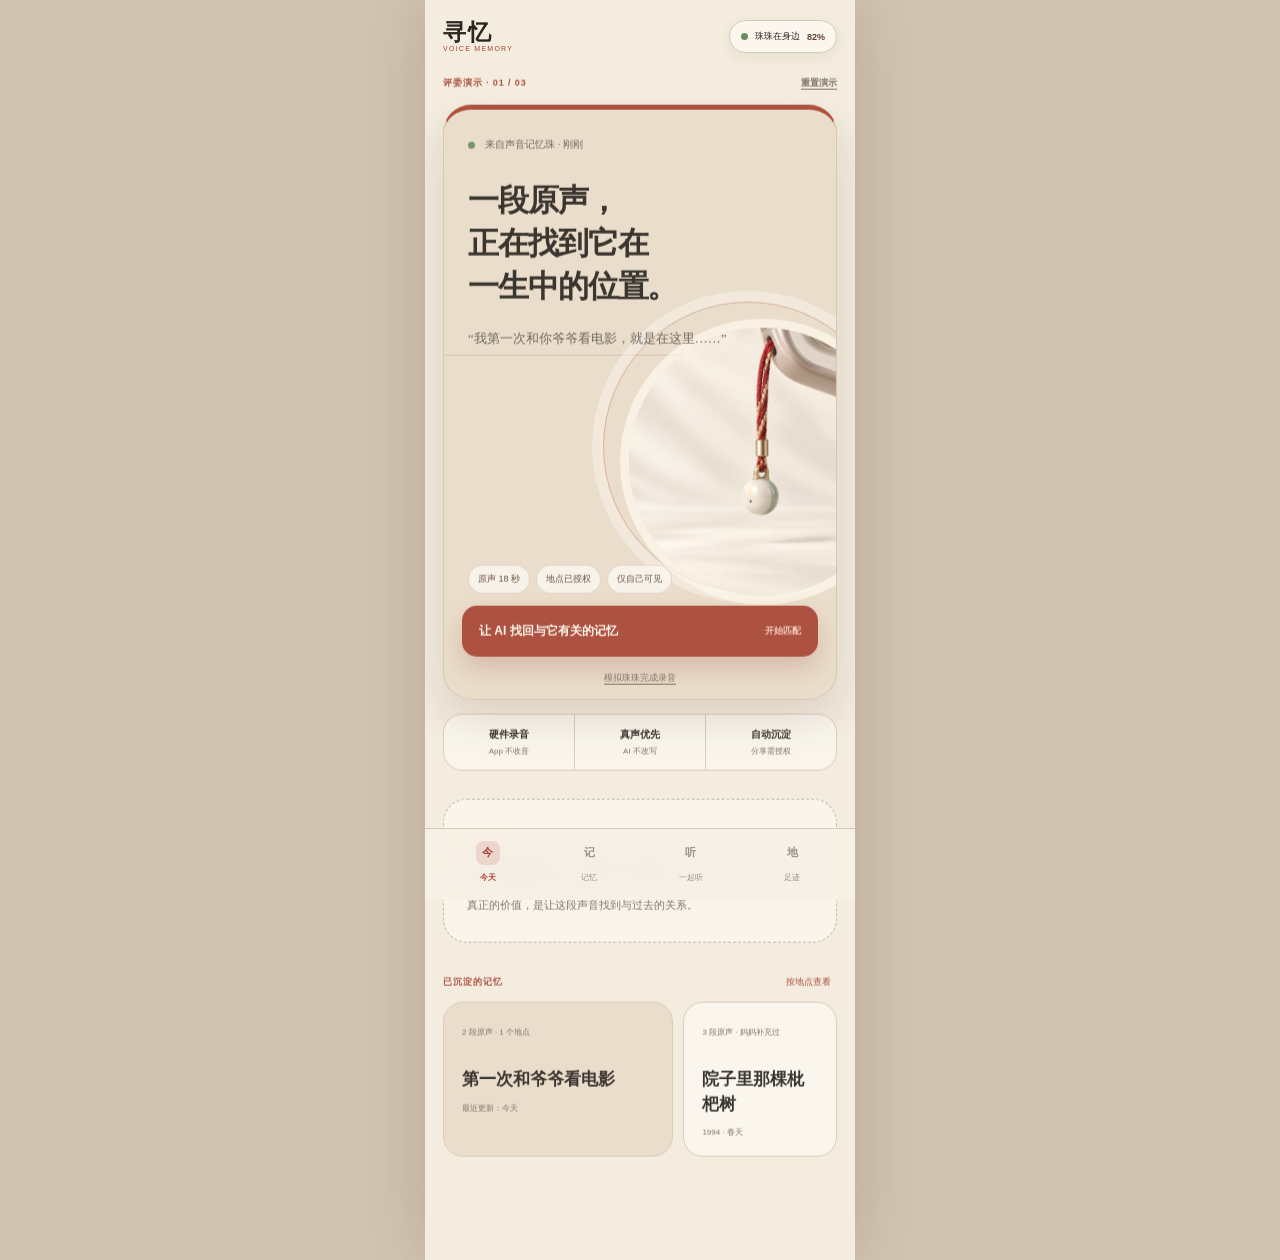
<file: index.html>
<!doctype html>
<html lang="zh-CN">
<head>
  <meta charset="UTF-8" />
  <meta name="viewport" content="width=device-width,initial-scale=1" />
  <meta http-equiv="refresh" content="0; url=./寻忆-demo/" />
  <title>寻忆｜声音记忆 Demo</title>
</head>
<body>
  <p>正在进入 <a href="./寻忆-demo/">寻忆声音记忆 Demo</a>…</p>
</body>
</html>
</file>
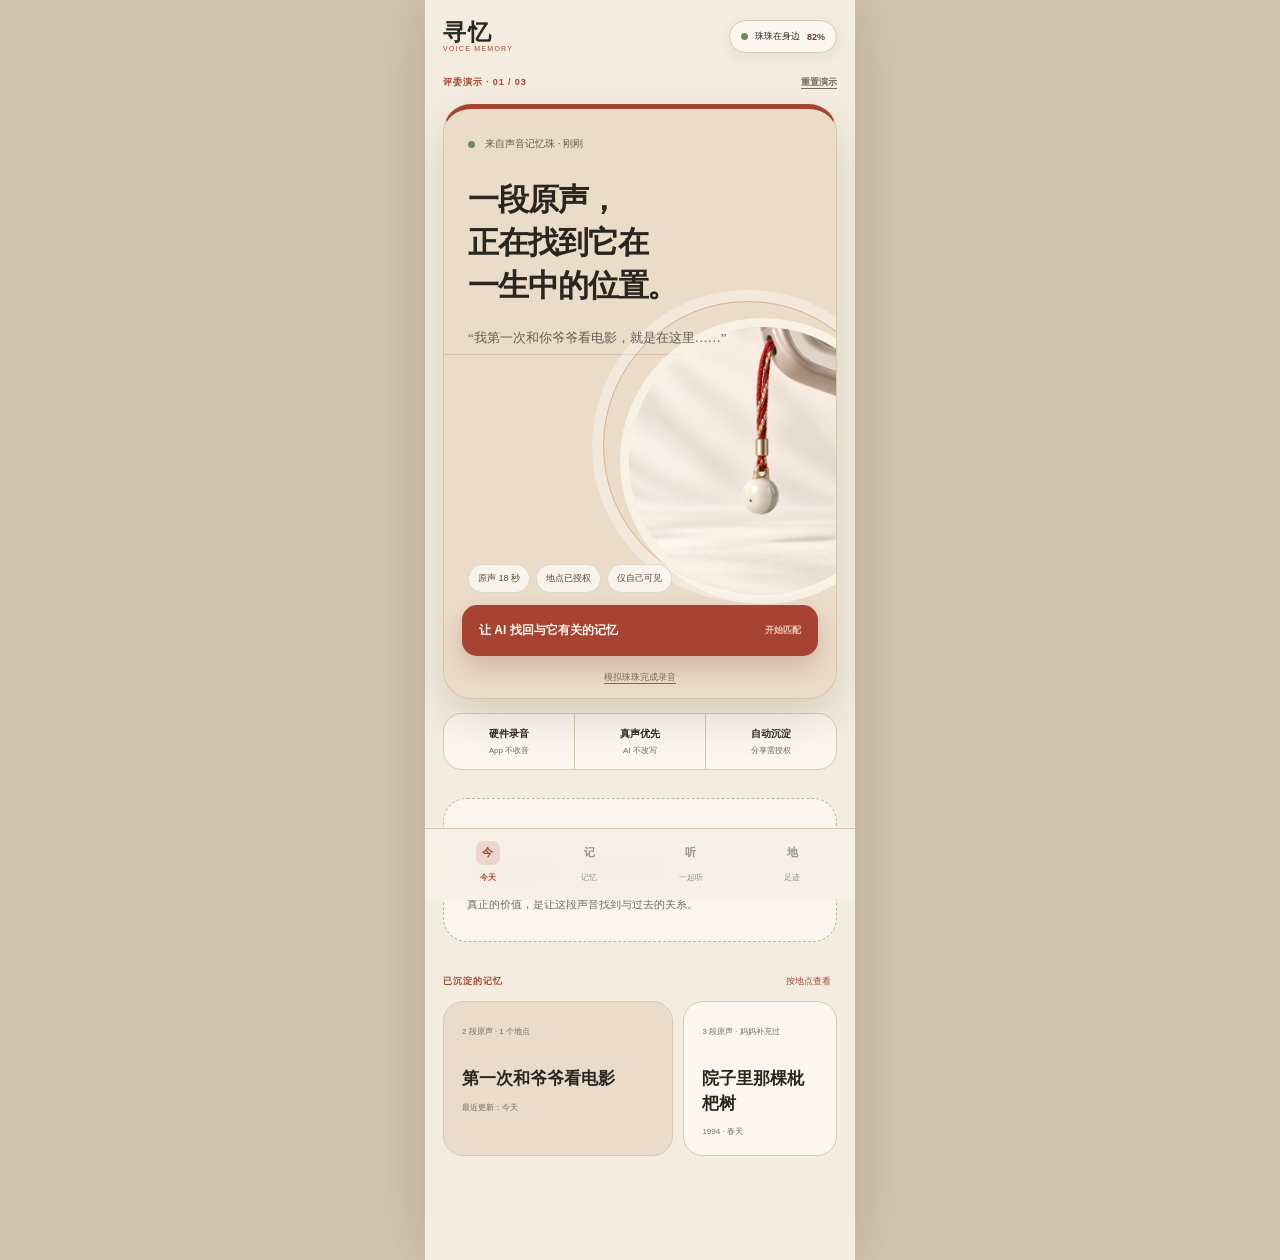
<file: 寻忆-demo/index.html>
<!doctype html>
<html lang="zh-CN">
<head>
  <meta charset="UTF-8" />
  <meta name="viewport" content="width=device-width,initial-scale=1" />
  <title>寻忆｜让真声长成一生的故事</title>
  <meta name="theme-color" content="#17372f" />
  <link rel="stylesheet" href="./styles.css?v=3" />
</head>
<body>
<main class="app-shell">
  <header class="topbar">
    <button class="wordmark" data-view="home" aria-label="返回首页">
      <span>寻忆</span><small>VOICE MEMORY</small>
    </button>
    <button class="device-pill" data-view="hardware" aria-label="查看声音记忆珠">
      <i></i><span>珠珠在身边</span><b>82%</b>
    </button>
  </header>

  <section class="view active" data-view-panel="home">
    <div class="demo-ribbon">
      <span>评委演示 · 01 / 03</span>
      <button id="resetDemo">重置演示</button>
    </div>

    <section class="hero-card" id="heroCard">
      <div class="hero-copy">
        <span class="source-label"><i></i>来自声音记忆珠 · 刚刚</span>
        <h1>一段原声，<br>正在找到它在<br>一生中的位置。</h1>
        <p class="voice-preview">“我第一次和你爷爷看电影，就是在这里……”</p>
      </div>
      <div class="hero-product" aria-hidden="true">
        <span class="halo"></span>
        <img src="../assets/xunyi-bean-product.png" alt="" />
      </div>
      <div class="signal-row" aria-label="原声线索">
        <span>原声 18 秒</span><span>地点已授权</span><span>仅自己可见</span>
      </div>
      <button class="primary-action" id="receiveButton">
        <span>让 AI 找回与它有关的记忆</span><b>开始匹配</b>
      </button>
      <button class="hardware-trigger" id="hardwareDemo">模拟珠珠完成录音</button>
    </section>

    <section class="principle-strip" aria-label="产品原则">
      <div><b>硬件录音</b><span>App 不收音</span></div>
      <div><b>真声优先</b><span>AI 不改写</span></div>
      <div><b>自动沉淀</b><span>分享需授权</span></div>
    </section>

    <section class="memory-reveal" id="memoryReveal" aria-live="polite">
      <div class="reveal-waiting" id="revealWaiting">
        <span>02 / 03</span>
        <h2>记录成功 ≠ 留下记忆</h2>
        <p>真正的价值，是让这段声音找到与过去的关系。</p>
      </div>
      <div class="reveal-result" id="revealResult" hidden>
        <div class="result-head">
          <div><span>长期记忆已更新</span><h2>它不是新摘要，<br>而是旧故事的新一页。</h2></div>
          <strong id="matchScore">92%</strong>
        </div>
        <div class="growth-rail">
          <div><small>原来</small><b>1 段原声</b><span>6 月 12 日</span></div>
          <i>新增 1 段</i>
          <div class="after"><small>现在</small><b>2 段原声</b><span>今天 08:42</span></div>
        </div>
        <article class="matched-story">
          <div class="story-meta"><span>1987 · 夏天</span><b>记忆 v2</b></div>
          <h3>第一次和爷爷看电影</h3>
          <p>新原声带来了“香樟树”和“第一次”，与旧片段中的“散场下雨”相认。</p>
          <div class="evidence-tags"><span>人物：爷爷</span><span>地点：旧电影院</span><span>主题：看电影</span></div>
          <button data-view="story">查看记忆如何长出来</button>
        </article>
      </div>
    </section>

    <section class="recent-section">
      <div class="section-heading"><span>已沉淀的记忆</span><button data-view="timeline">按地点查看</button></div>
      <div class="memory-grid">
        <article class="memory-card feature" data-view="story"><small>2 段原声 · 1 个地点</small><h3>第一次和爷爷看电影</h3><p>最近更新：今天</p></article>
        <article class="memory-card"><small>3 段原声 · 妈妈补充过</small><h3>院子里那棵枇杷树</h3><p>1994 · 春天</p></article>
      </div>
    </section>
  </section>

  <section class="view" data-view-panel="story">
    <button class="back-button" data-view="home">返回今天</button>
    <header class="story-header">
      <div class="story-version"><span>记忆 v2</span><b>今天新增 1 段原声</b></div>
      <h2>那年，电影院门口有棵香樟树</h2>
      <p>由 2 次讲述慢慢拼在一起 · 年份尚未确认</p>
    </header>

    <section class="proof-summary">
      <div><b>2</b><span>段真实原声</span></div>
      <div><b>3</b><span>条可追溯线索</span></div>
      <div><b>0</b><span>项 AI 事实补写</span></div>
    </section>

    <article class="voice-card">
      <div class="voice-source"><span class="speaker">林</span><div><b>林奶奶的原声</b><small>今天 08:42 · 00:18</small></div><em>新增</em></div>
      <input id="audioProgress" type="range" min="0" max="18" value="0" aria-label="原声播放进度" />
      <div class="voice-controls"><span id="audioTime">00:00</span><button id="playEvidence">播放原声</button><span>00:18</span></div>
    </article>

    <article class="story-body">
      <span class="ai-label">AI 只整理，不代替她说</span>
      <p>那是奶奶第一次和爷爷单独去看电影。散场时下起了雨，两个人在香樟树下等了很久。后来每次经过这里，她都会想起那场雨。</p>
    </article>

    <section class="source-ledger">
      <div class="ledger-head"><span>原声证据链</span><b>每句都有来处</b></div>
      <article class="source-item current"><span>今天 08:42</span><div><b>“香樟树”“第一次看电影”</b><small>来自刚刚同步的 18 秒原声</small></div></article>
      <article class="source-item"><span>6 月 12 日</span><div><b>“散场时下起了雨”</b><small>来自上一次讲述</small></div></article>
      <article class="source-item unknown"><span>未确认</span><div><b>故事发生的准确年份</b><small>AI 保留空白，不猜测</small></div></article>
    </section>
    <button class="family-handoff" data-view="family"><span>03 / 03 · 家庭共忆</span><b>先听原声，再把一句好问题交给家人</b></button>
  </section>

  <section class="view" data-view-panel="family">
    <button class="back-button" data-view="story">返回故事</button>
    <header class="page-heading"><span>家庭共忆 · AI 不抢话</span><h2>别急着问，<br>先听她说完。</h2><p>当谈话停下来 3 秒，寻忆才递来一句可忽略的建议。</p></header>
    <article class="listening-card">
      <div class="listening-status"><span>正在听真实原声</span><b>00:12</b></div>
      <blockquote>“那场雨很大，我们就在树下面等……”</blockquote>
      <div class="pause-line"><span></span><small>停顿 3 秒，AI 再介入</small></div>
      <div class="prompt-card" id="promptCard"><small>基于“那场雨”和“散场后”</small><h3 id="promptText">“后来雨停了吗？”</h3><p>开放式 · 不预设答案 · 不判断对错</p><div><button id="nextPrompt">换一句</button><button id="usePrompt">放大给家人看</button></div></div>
    </article>
    <article class="related-memory" data-view="story"><span>本次对话使用的长期记忆</span><h3>第一次和爷爷看电影</h3><p>2 段原声 · 轻触回到证据链</p></article>
  </section>

  <section class="view" data-view-panel="timeline">
    <button class="back-button" data-view="home">返回今天</button>
    <header class="page-heading"><span>地点只是记忆索引</span><h2>有些地方，<br>一开口就是从前。</h2><p>只保留用户授权的单次地点线索，不保存完整行动轨迹。</p></header>
    <article class="memory-map" id="memoryMap"><img src="../assets/xunyi-bean-product.png" alt="寻忆珠珠" /><button class="place-pin active" data-place="cinema">旧电影院 · 2</button><button class="place-pin garden" data-place="garden">老院子 · 3</button></article>
    <article class="place-story" id="placeStory"><small>旧电影院 · 2 段原声</small><h3>第一次和爷爷看电影</h3><p>“电影院门口有一棵很大的香樟树……”</p><button data-view="story">查看证据链</button></article>
  </section>

  <section class="view" data-view-panel="hardware">
    <button class="back-button" data-view="home">返回今天</button>
    <header class="page-heading"><span>声音记忆珠</span><h2>它看起来像一件吉祥小物，<br>不像一台设备。</h2><p>单键录音、离线保存，灯光和震动让状态可感知。</p></header>
    <article class="device-card"><img src="../assets/xunyi-bean-product.png" alt="手机挂绳上的寻忆珠珠" /><div><span>已连接</span><b>待机约 7 天</b><strong>电量 82%</strong></div></article>
    <div class="settings-list"><button id="locationToggle"><span>地点线索</span><b>按次授权，不记录轨迹</b><em>开启</em></button><button><span>个人记忆空间</span><b>AI 自动沉淀，家人不会自动看见</b><em>默认</em></button><button><span>让它忘记</span><b>删除原声时，同步删除衍生记忆</b><em>管理</em></button></div>
  </section>

  <nav class="bottom-nav" aria-label="主导航">
    <button class="nav-item active" data-view="home"><b>今</b><span>今天</span></button>
    <button class="nav-item" data-view="story"><b>记</b><span>记忆</span></button>
    <button class="nav-item" data-view="family"><b>听</b><span>一起听</span></button>
    <button class="nav-item" data-view="timeline"><b>地</b><span>足迹</span></button>
  </nav>

  <div class="processing-sheet" id="processingSheet" hidden>
    <div class="processing-top"><img src="../assets/xunyi-bean-product.png" alt="寻忆珠珠" /><div><span>正在生长长期记忆</span><h2 id="processTitle">从原声中找到可靠的线索</h2></div></div>
    <ol class="process-list">
      <li data-process-step="voice"><b>保留原声</b><span>18 秒 · 今天 08:42</span></li>
      <li data-process-step="place"><b>识别地点</b><span>旧电影院 · 来自本次授权</span></li>
      <li data-process-step="person"><b>识别人物</b><span>爷爷 · 来自原声语义</span></li>
      <li data-process-step="match"><b>匹配旧记忆</b><span id="processMatch">正在搜索个人记忆空间</span></li>
    </ol>
    <div class="process-footer"><span id="processHint">原声永远是事实底座</span><b id="processPercent">18%</b></div>
  </div>
  <div class="toast" id="toast" role="status"></div>
</main>
<script src="./app.js?v=3"></script>
</body>
</html>
</file>
<file: 寻忆-demo/styles.css>
:root{--ink:#17231f;--forest:#17372f;--forest-2:#244d40;--jade:#79a58f;--paper:#f7f2e8;--card:#fffdf8;--sand:#eadcc7;--line:#ded6c8;--red:#c85f43;--gold:#b89154;--muted:#746f66;--shadow:0 20px 54px rgba(29,42,35,.14)}
*{box-sizing:border-box}html{background:#d9d1c4}body{margin:0;color:var(--ink);font-family:-apple-system,BlinkMacSystemFont,"PingFang SC","Microsoft YaHei",sans-serif;background:radial-gradient(circle at 50% -10%,#faf6ef 0,#ded5c8 58%,#cfc5b8 100%)}button{font:inherit;color:inherit;border:0;cursor:pointer}button:focus-visible,input:focus-visible{outline:3px solid #efb28e;outline-offset:3px}.app-shell{position:relative;width:min(100%,430px);min-height:100vh;margin:auto;padding:20px 18px 104px;background:var(--paper);box-shadow:0 0 80px rgba(35,42,37,.2);overflow:hidden}.topbar{position:relative;z-index:20;display:flex;align-items:center;justify-content:space-between;margin-bottom:18px}.wordmark{display:grid;gap:1px;padding:0;background:transparent;text-align:left}.wordmark span{font:700 23px/1 "Songti SC","STSong",serif;letter-spacing:.08em}.wordmark small{color:var(--red);font-size:7px;letter-spacing:.18em}.device-pill{display:flex;align-items:center;gap:7px;padding:9px 11px;border:1px solid rgba(23,55,47,.14);border-radius:99px;background:rgba(255,253,248,.78);box-shadow:0 5px 18px rgba(23,55,47,.08);font-size:9px}.device-pill i,.source-label i{width:7px;height:7px;border-radius:50%;background:#7bbd8d;box-shadow:0 0 0 5px rgba(123,189,141,.14);animation:pulse 2.2s infinite}.device-pill b{color:var(--forest)}.view{display:none;animation:view-in .48s cubic-bezier(.2,.8,.25,1)}.view.active{display:block}.demo-ribbon{display:flex;align-items:center;justify-content:space-between;margin-bottom:10px;color:var(--red);font-size:9px;font-weight:700;letter-spacing:.1em}.demo-ribbon button{padding:5px 0;background:transparent;color:var(--muted);font-size:9px;text-decoration:underline;text-underline-offset:3px}.hero-card{position:relative;min-height:595px;padding:28px 24px 22px;border-radius:32px;background:linear-gradient(150deg,#102a24 0%,#1d473c 58%,#315848 100%);box-shadow:0 24px 54px rgba(23,55,47,.28);color:#fff;overflow:hidden}.hero-card:before{content:"";position:absolute;inset:0;background:radial-gradient(circle at 76% 49%,rgba(239,208,167,.19),transparent 36%),linear-gradient(180deg,transparent 55%,rgba(5,20,16,.28));pointer-events:none}.hero-copy{position:relative;z-index:2}.source-label{display:flex;align-items:center;gap:10px;color:#d9e8de;font-size:10px}.hero-copy h1{max-width:340px;margin:28px 0 20px;font:600 31px/1.38 "Songti SC","STSong",serif;letter-spacing:-.035em}.voice-preview{position:relative;z-index:2;max-width:260px;margin:0;color:#dbe5df;font:500 13px/1.7 "Songti SC","STSong",serif}.hero-product{position:absolute;right:-78px;bottom:100px;width:310px;height:310px}.hero-product .halo{position:absolute;inset:15px;border:1px solid rgba(244,225,196,.28);border-radius:50%;box-shadow:0 0 0 26px rgba(244,225,196,.05),0 0 0 53px rgba(244,225,196,.035);animation:halo 3.3s ease-in-out infinite}.hero-product img{position:absolute;right:0;bottom:0;width:280px;height:280px;border-radius:50%;object-fit:cover;object-position:58% 55%;mix-blend-mode:screen;filter:saturate(.86) contrast(1.05)}.signal-row{position:absolute;z-index:3;left:24px;right:24px;bottom:105px;display:flex;gap:6px;flex-wrap:wrap}.signal-row span{padding:7px 9px;border:1px solid rgba(255,255,255,.16);border-radius:99px;background:rgba(11,35,29,.58);color:#e7eee9;font-size:9px;backdrop-filter:blur(10px)}.primary-action{position:absolute;z-index:4;left:18px;right:18px;bottom:42px;display:flex;align-items:center;justify-content:space-between;padding:17px 17px;border-radius:17px;background:#f5e3c9;color:#1c382f;box-shadow:0 14px 30px rgba(0,0,0,.22);transition:.25s transform,.25s background}.primary-action:hover{transform:translateY(-2px);background:#fff0d9}.primary-action span{font-weight:800;font-size:12px}.primary-action b{font-size:9px;font-weight:600;color:#a14e39}.hardware-trigger{position:absolute;z-index:4;bottom:13px;left:0;right:0;margin:auto;background:transparent;color:#b9ccc1;font-size:9px;text-decoration:underline;text-underline-offset:3px}.principle-strip{display:grid;grid-template-columns:repeat(3,1fr);gap:1px;margin:14px 0 28px;border:1px solid var(--line);border-radius:19px;background:var(--line);overflow:hidden}.principle-strip div{padding:13px 8px;background:var(--card);text-align:center}.principle-strip b,.principle-strip span{display:block}.principle-strip b{font-size:10px}.principle-strip span{margin-top:4px;color:var(--muted);font-size:8px}.memory-reveal{margin-top:8px}.reveal-waiting{padding:27px 23px;border:1px dashed #bdb3a4;border-radius:24px;background:rgba(255,253,248,.55)}.reveal-waiting span,.section-heading>span,.page-heading>span,.story-version span,.result-head span{color:var(--red);font-size:9px;font-weight:700;letter-spacing:.1em}.reveal-waiting h2{margin:11px 0 8px;font:600 23px/1.4 "Songti SC",serif}.reveal-waiting p{margin:0;color:var(--muted);font-size:11px;line-height:1.7}.reveal-result{animation:rise .65s cubic-bezier(.16,.8,.25,1)}.result-head{display:flex;align-items:flex-start;justify-content:space-between;gap:18px}.result-head h2{margin:9px 0 0;font:600 24px/1.42 "Songti SC",serif}.result-head strong{display:grid;place-items:center;min-width:64px;height:64px;border-radius:50%;background:var(--forest);color:#f5e3c9;font:700 18px Georgia,serif;box-shadow:0 10px 24px rgba(23,55,47,.24)}.growth-rail{display:grid;grid-template-columns:1fr auto 1fr;align-items:center;gap:10px;margin:18px 0;padding:15px;border:1px solid var(--line);border-radius:18px;background:var(--card)}.growth-rail div{display:grid;gap:3px}.growth-rail small{color:var(--muted);font-size:8px}.growth-rail b{font-size:11px}.growth-rail span{color:var(--muted);font-size:8px}.growth-rail i{padding:6px 8px;border-radius:99px;background:#f3e2d8;color:var(--red);font-size:8px;font-style:normal}.growth-rail .after{text-align:right}.matched-story{padding:22px;border-radius:24px;background:linear-gradient(145deg,#efe0ca,#f8eee0);box-shadow:var(--shadow)}.story-meta{display:flex;align-items:center;justify-content:space-between}.story-meta span{color:var(--muted);font-size:9px}.story-meta b{padding:5px 7px;border-radius:99px;background:var(--forest);color:#fff;font-size:8px}.matched-story h3{margin:22px 0 10px;font:600 22px/1.45 "Songti SC",serif}.matched-story p{margin:0;color:#605a51;font-size:11px;line-height:1.75}.evidence-tags{display:flex;gap:6px;flex-wrap:wrap;margin-top:15px}.evidence-tags span{padding:6px 8px;border-radius:99px;background:rgba(255,255,255,.55);color:#605a51;font-size:8px}.matched-story button{width:100%;margin-top:18px;padding:12px;border-radius:13px;background:var(--forest);color:#fff;font-size:10px;font-weight:700}.recent-section{margin-top:32px}.section-heading{display:flex;align-items:center;justify-content:space-between}.section-heading button{background:transparent;color:var(--red);font-size:9px}.memory-grid{display:grid;grid-template-columns:1.2fr .8fr;gap:10px;margin-top:12px}.memory-card{min-height:154px;padding:18px;border:1px solid var(--line);border-radius:20px;background:var(--card);overflow:hidden}.memory-card.feature{background:#e2ebe5}.memory-card small{color:var(--muted);font-size:8px}.memory-card h3{margin:29px 0 10px;font:600 17px/1.45 "Songti SC",serif}.memory-card p{margin:0;color:var(--muted);font-size:8px}.back-button{margin:3px 0 22px;padding:6px 0;background:transparent;color:var(--muted);font-size:10px}.story-header h2,.page-heading h2{margin:13px 0 10px;font:600 30px/1.35 "Songti SC",serif;letter-spacing:-.03em}.story-header>p,.page-heading>p{margin:0;color:var(--muted);font-size:11px;line-height:1.72}.story-version{display:flex;align-items:center;gap:8px}.story-version b{padding:5px 8px;border-radius:99px;background:#e7eee9;color:var(--forest);font-size:8px}.proof-summary{display:grid;grid-template-columns:repeat(3,1fr);gap:1px;margin-top:20px;border:1px solid var(--line);border-radius:18px;background:var(--line);overflow:hidden}.proof-summary div{padding:13px 9px;background:var(--card)}.proof-summary b,.proof-summary span{display:block}.proof-summary b{font:700 23px Georgia,serif;color:var(--forest)}.proof-summary span{margin-top:4px;color:var(--muted);font-size:8px;line-height:1.4}.voice-card,.story-body,.source-ledger,.listening-card,.related-memory,.place-story,.device-card,.settings-list{margin-top:16px;border:1px solid var(--line);border-radius:22px;background:var(--card)}.voice-card,.story-body,.source-ledger,.listening-card,.related-memory,.place-story{padding:18px}.voice-source{display:flex;align-items:center;gap:10px}.voice-source .speaker{width:39px;height:39px;display:grid;place-items:center;border-radius:50%;background:#ead8c1;color:var(--red);font-weight:800}.voice-source div{flex:1}.voice-source b,.voice-source small{display:block}.voice-source small{margin-top:3px;color:var(--muted);font-size:8px}.voice-source em{padding:5px 7px;border-radius:99px;background:#e5efe8;color:var(--forest);font-size:8px;font-style:normal}.voice-card input{width:100%;margin:22px 0 10px;accent-color:var(--red)}.voice-controls{display:flex;align-items:center;justify-content:space-between}.voice-controls span{color:var(--muted);font-size:8px}.voice-controls button{padding:9px 14px;border-radius:99px;background:var(--forest);color:#fff;font-size:9px}.ai-label{display:inline-block;padding:6px 8px;border-radius:99px;background:#e7eee9;color:var(--forest);font-size:8px}.story-body p{margin:14px 0 0;font:500 16px/1.92 "Songti SC",serif}.ledger-head{display:flex;align-items:center;justify-content:space-between;padding-bottom:12px;border-bottom:1px solid var(--line)}.ledger-head span{color:var(--red);font-size:9px;font-weight:700}.ledger-head b{font-size:9px}.source-item{display:grid;grid-template-columns:68px 1fr;gap:10px;padding:14px 0;border-bottom:1px solid var(--line)}.source-item:last-child{border:0}.source-item>span{color:var(--muted);font-size:8px}.source-item b,.source-item small{display:block}.source-item b{font-size:10px;line-height:1.55}.source-item small{margin-top:5px;color:var(--muted);font-size:8px}.source-item.current b{color:var(--forest)}.source-item.unknown{opacity:.7}.family-handoff{width:100%;margin-top:16px;padding:17px 18px;border-radius:18px;background:linear-gradient(135deg,var(--forest),#39624e);color:#fff;text-align:left;box-shadow:0 15px 32px rgba(23,55,47,.2)}.family-handoff span,.family-handoff b{display:block}.family-handoff span{color:#cfe1d6;font-size:8px}.family-handoff b{margin-top:6px;font-size:11px;line-height:1.55}.listening-status{display:flex;align-items:center;justify-content:space-between}.listening-status span{padding:6px 8px;border-radius:99px;background:#e5efe8;color:var(--forest);font-size:8px}.listening-status b{font:700 12px Georgia,serif}.listening-card blockquote{margin:24px 0;font:500 20px/1.72 "Songti SC",serif}.pause-line{display:flex;align-items:center;gap:10px;color:var(--muted);font-size:8px}.pause-line span{height:1px;background:var(--line);flex:1}.prompt-card{margin-top:18px;padding:17px;border-radius:17px;background:linear-gradient(145deg,#e7efe9,#f1e6d7);animation:rise .45s ease}.prompt-card small{color:var(--forest);font-size:8px}.prompt-card h3{margin:11px 0 7px;font:600 21px "Songti SC",serif}.prompt-card p{margin:0;color:var(--muted);font-size:8px}.prompt-card div{display:flex;gap:8px;margin-top:15px}.prompt-card button{flex:1;padding:11px;border-radius:11px;background:#fffaf3;color:var(--muted);font-size:9px}.prompt-card button:last-child{background:var(--forest);color:#fff}.related-memory span{color:var(--muted);font-size:8px}.related-memory h3{margin:8px 0;font:600 17px "Songti SC",serif}.related-memory p{margin:0;color:var(--forest);font-size:8px}.memory-map{position:relative;height:300px;margin-top:19px;border-radius:26px;overflow:hidden;background:radial-gradient(circle at 25% 20%,#edf2e8,#d7e2d6 54%,#c8bba9)}.memory-map:before{content:"";position:absolute;inset:0;background:linear-gradient(32deg,transparent 48%,rgba(255,255,255,.55) 49% 51%,transparent 52%),linear-gradient(112deg,transparent 42%,rgba(255,255,255,.35) 43% 45%,transparent 46%)}.memory-map img{position:absolute;width:190px;height:190px;right:-50px;bottom:-36px;object-fit:cover;border-radius:50%;mix-blend-mode:multiply;opacity:.42}.place-pin{position:absolute;padding:9px 11px;border-radius:99px;background:#fffdf9;color:var(--forest);font-size:9px;box-shadow:0 7px 17px rgba(23,55,47,.17);transition:.25s transform}.place-pin.active{left:50px;top:75px;background:var(--red);color:#fff;transform:scale(1.06)}.place-pin.garden{right:42px;top:171px}.place-story small{color:var(--red);font-size:8px}.place-story h3{margin:9px 0;font:600 18px "Songti SC",serif}.place-story p{color:var(--muted);font:500 13px/1.6 "Songti SC",serif}.place-story button{padding:0;background:transparent;color:var(--forest);font-size:9px;font-weight:700}.device-card{padding:0;overflow:hidden}.device-card img{width:100%;height:330px;display:block;object-fit:cover;object-position:center}.device-card>div{display:grid;grid-template-columns:auto 1fr auto;gap:9px;padding:13px 16px;background:var(--forest);color:#fff;font-size:9px}.device-card span{color:#bcd5c7}.device-card strong{color:#f4d5a4}.settings-list{padding:0;overflow:hidden}.settings-list button{position:relative;width:100%;padding:15px 66px 15px 16px;background:transparent;text-align:left;border-bottom:1px solid var(--line)}.settings-list button:last-child{border:0}.settings-list span,.settings-list b{display:block}.settings-list span{color:var(--muted);font-size:8px}.settings-list b{margin-top:5px;font-size:10px;line-height:1.5}.settings-list em{position:absolute;right:15px;top:25px;color:var(--forest);font-size:9px;font-style:normal}.bottom-nav{position:fixed;z-index:40;bottom:0;left:50%;transform:translateX(-50%);width:min(100%,430px);display:grid;grid-template-columns:repeat(4,1fr);padding:9px 12px 15px;background:rgba(250,246,237,.94);backdrop-filter:blur(18px);border-top:1px solid rgba(215,205,191,.88)}.nav-item{display:grid;place-items:center;gap:4px;min-height:47px;background:transparent;color:#979187}.nav-item b{display:grid;place-items:center;width:24px;height:24px;border-radius:8px;font:600 11px "Songti SC",serif}.nav-item span{font-size:8px}.nav-item.active{color:var(--red);font-weight:700}.nav-item.active b{background:#f0dcd2}.processing-sheet{position:fixed;z-index:80;inset:0;margin:auto;width:min(100%,430px);padding:78px 24px 32px;background:rgba(15,41,34,.97);color:#fff;backdrop-filter:blur(18px);overflow:auto}.processing-sheet[hidden]{display:none}.processing-top{display:flex;align-items:center;gap:15px}.processing-top img{width:84px;height:84px;border-radius:50%;object-fit:cover;mix-blend-mode:screen}.processing-top span{color:#a8c7b7;font-size:9px;letter-spacing:.08em}.processing-top h2{margin:8px 0 0;font:600 21px/1.45 "Songti SC",serif}.process-list{display:grid;gap:11px;margin:34px 0 24px;padding:0;list-style:none}.process-list li{position:relative;padding:15px 15px 15px 44px;border:1px solid rgba(255,255,255,.12);border-radius:16px;background:rgba(255,255,255,.045);opacity:.36;transition:.45s opacity,.45s transform,.45s background}.process-list li:before{content:"";position:absolute;left:17px;top:20px;width:11px;height:11px;border:1px solid #9ebaaa;border-radius:50%}.process-list li.active{opacity:1;transform:translateX(3px);background:rgba(255,255,255,.09)}.process-list li.done:before{background:#f3d4a4;border-color:#f3d4a4;box-shadow:0 0 0 5px rgba(243,212,164,.1)}.process-list b,.process-list span{display:block}.process-list b{font-size:11px}.process-list span{margin-top:5px;color:#b9c9c0;font-size:8px}.process-footer{display:flex;align-items:center;justify-content:space-between;padding-top:15px;border-top:1px solid rgba(255,255,255,.13)}.process-footer span{color:#bdcdc4;font-size:9px}.process-footer b{font:700 18px Georgia,serif;color:#f2d19e}.toast{position:fixed;z-index:100;left:50%;bottom:88px;transform:translate(-50%,10px);padding:11px 15px;border-radius:99px;background:#0f2922;color:#fff;font-size:9px;white-space:nowrap;opacity:0;transition:.3s}.toast.show{opacity:1;transform:translate(-50%,0)}
/* Warm editorial palette: family album, lacquer red and rice paper. */
:root{--ink:#2b2520;--forest:#654033;--forest-2:#7b4b39;--jade:#b68a69;--paper:#f3ecdf;--card:#fbf7ef;--sand:#e6d6c1;--line:#d8c9b7;--red:#a74332;--gold:#ae7d3e;--muted:#756b61;--shadow:0 18px 42px rgba(76,52,35,.12)}
html,body{background:#d2c4b2}.app-shell{background:var(--paper);box-shadow:0 0 64px rgba(76,52,35,.18)}
.device-pill{border-color:var(--line);background:var(--card);box-shadow:0 4px 13px rgba(76,52,35,.07)}.device-pill i,.source-label i{background:#6d8b5d;box-shadow:none;animation:none}
.hero-card{border:1px solid #d6c4ad;border-top:5px solid var(--red);border-radius:28px;background:#eadcc9;box-shadow:0 20px 42px rgba(91,58,38,.16);color:var(--ink)}.hero-card:before{left:0;right:0;top:245px;bottom:auto;height:1px;background:rgba(111,69,50,.18)}.source-label{color:#665c53}.voice-preview{color:#655b52}.hero-product{right:-70px;bottom:94px;width:316px;height:316px}.hero-product .halo{inset:13px;border-color:rgba(167,67,50,.3);box-shadow:0 0 0 11px rgba(251,247,239,.46);animation:none}.hero-product img{width:286px;height:286px;border:9px solid rgba(251,247,239,.72);mix-blend-mode:normal;filter:saturate(.9) sepia(.05)}
.signal-row span{border-color:rgba(123,73,52,.18);background:rgba(251,247,239,.9);color:#5f4335;backdrop-filter:none}.primary-action{border-radius:15px;background:var(--red);color:#fff8ef;box-shadow:0 12px 24px rgba(132,49,38,.22)}.primary-action:hover{background:#923728}.primary-action b{color:#f4c9ba}.hardware-trigger{color:#75685d}
.memory-card.feature,.story-version b{background:#eadbca}.proof-summary b{color:var(--red)}.voice-source em,.ai-label,.listening-status span{background:#eee2d2}.source-item.current b,.prompt-card small,.related-memory p,.place-story button,.settings-list em{color:var(--red)}
.family-handoff{background:var(--red);box-shadow:0 12px 26px rgba(132,49,38,.17)}.family-handoff span{color:#f0c7b9}.prompt-card{border:1px solid #decbb6;background:#eadfce}.prompt-card button:last-child{background:var(--red)}
.memory-map{border:1px solid #d5c5b0;background:#dfd1bd}.place-pin{box-shadow:0 7px 17px rgba(76,52,35,.14)}.device-card span{color:#dfc7b9}.bottom-nav{background:rgba(247,240,229,.96);backdrop-filter:blur(14px);border-top-color:#d8c9b7}.nav-item.active b{background:#ecd5cb}
.processing-sheet{background:rgba(69,39,30,.98);backdrop-filter:none}.processing-top img{border:4px solid rgba(255,247,236,.45);mix-blend-mode:normal}.processing-top span{color:#e4bcae}.process-list li{border-color:rgba(255,244,230,.15);background:rgba(255,244,230,.045)}.process-list li:before{border-color:#c9a392}.process-list li.active{background:rgba(255,244,230,.09)}.process-list li.done:before{background:#e7bd75;border-color:#e7bd75;box-shadow:0 0 0 5px rgba(231,189,117,.1)}.process-list span,.process-footer span{color:#d9c5b8}.process-footer b{color:#e9c281}.toast{background:#4b2c22}
@keyframes view-in{from{opacity:0;transform:translateY(8px)}to{opacity:1;transform:none}}@keyframes rise{from{opacity:0;transform:translateY(14px)}to{opacity:1;transform:none}}@keyframes pulse{50%{transform:scale(.72);opacity:.65}}@keyframes halo{50%{transform:scale(1.04);opacity:.72}}
@media (max-width:360px){.app-shell{padding-left:14px;padding-right:14px}.hero-copy h1{font-size:27px}.hero-product{right:-105px}.memory-grid{grid-template-columns:1fr}.proof-summary span{font-size:7px}}
@media (prefers-reduced-motion:reduce){*,*:before,*:after{animation:none!important;scroll-behavior:auto!important;transition:none!important}}
</file>
